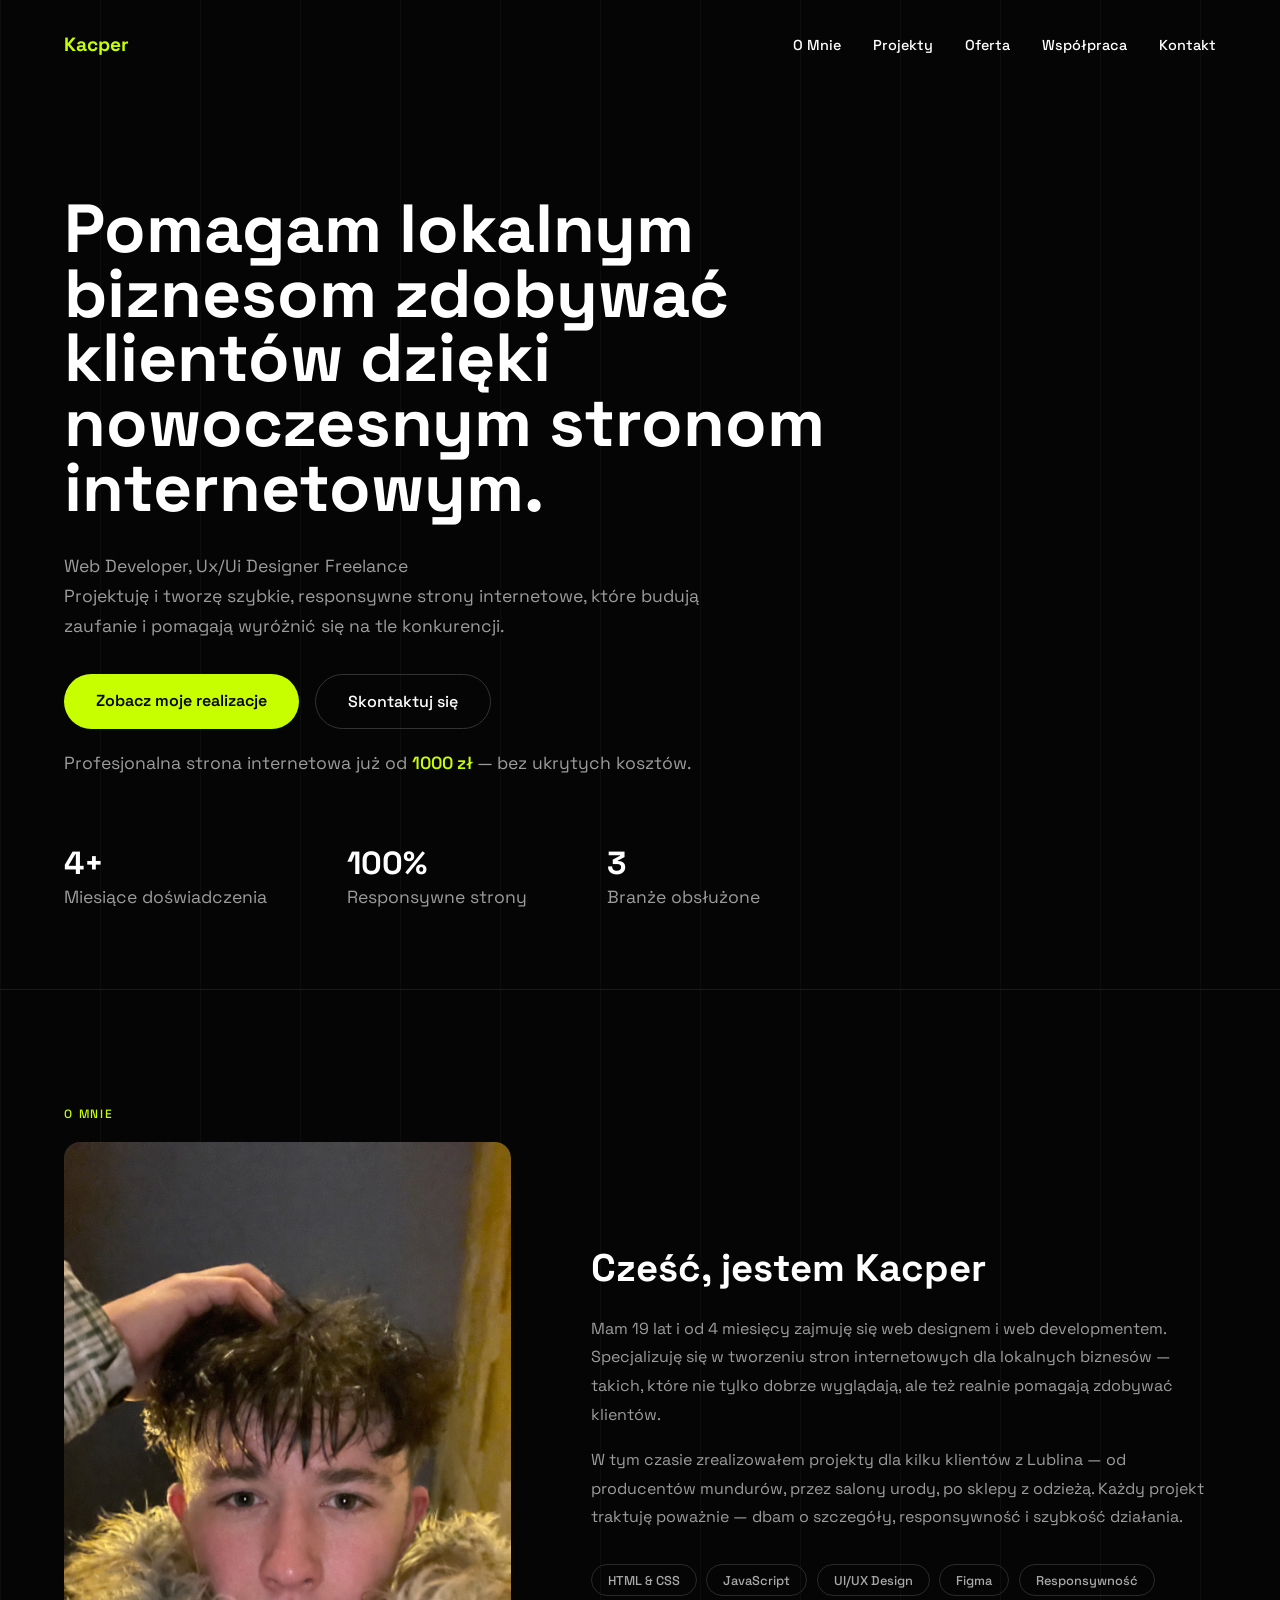
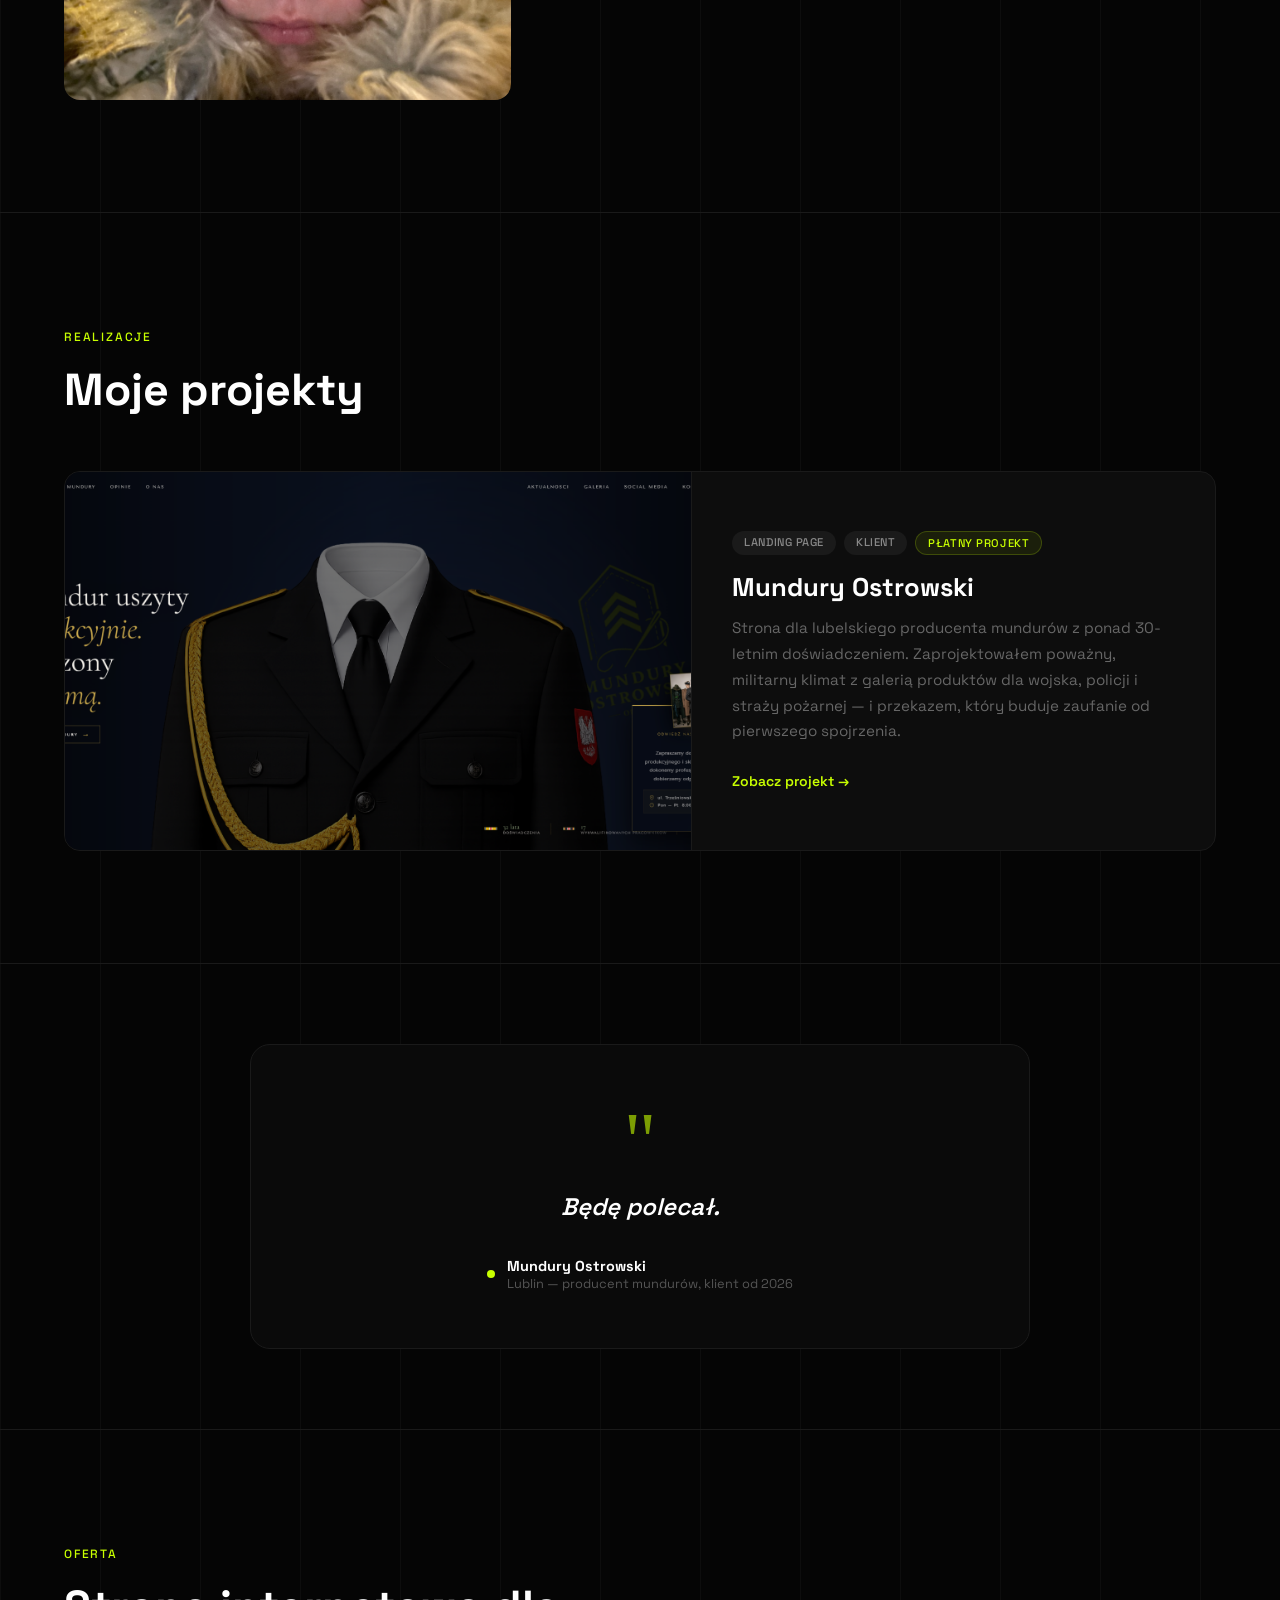
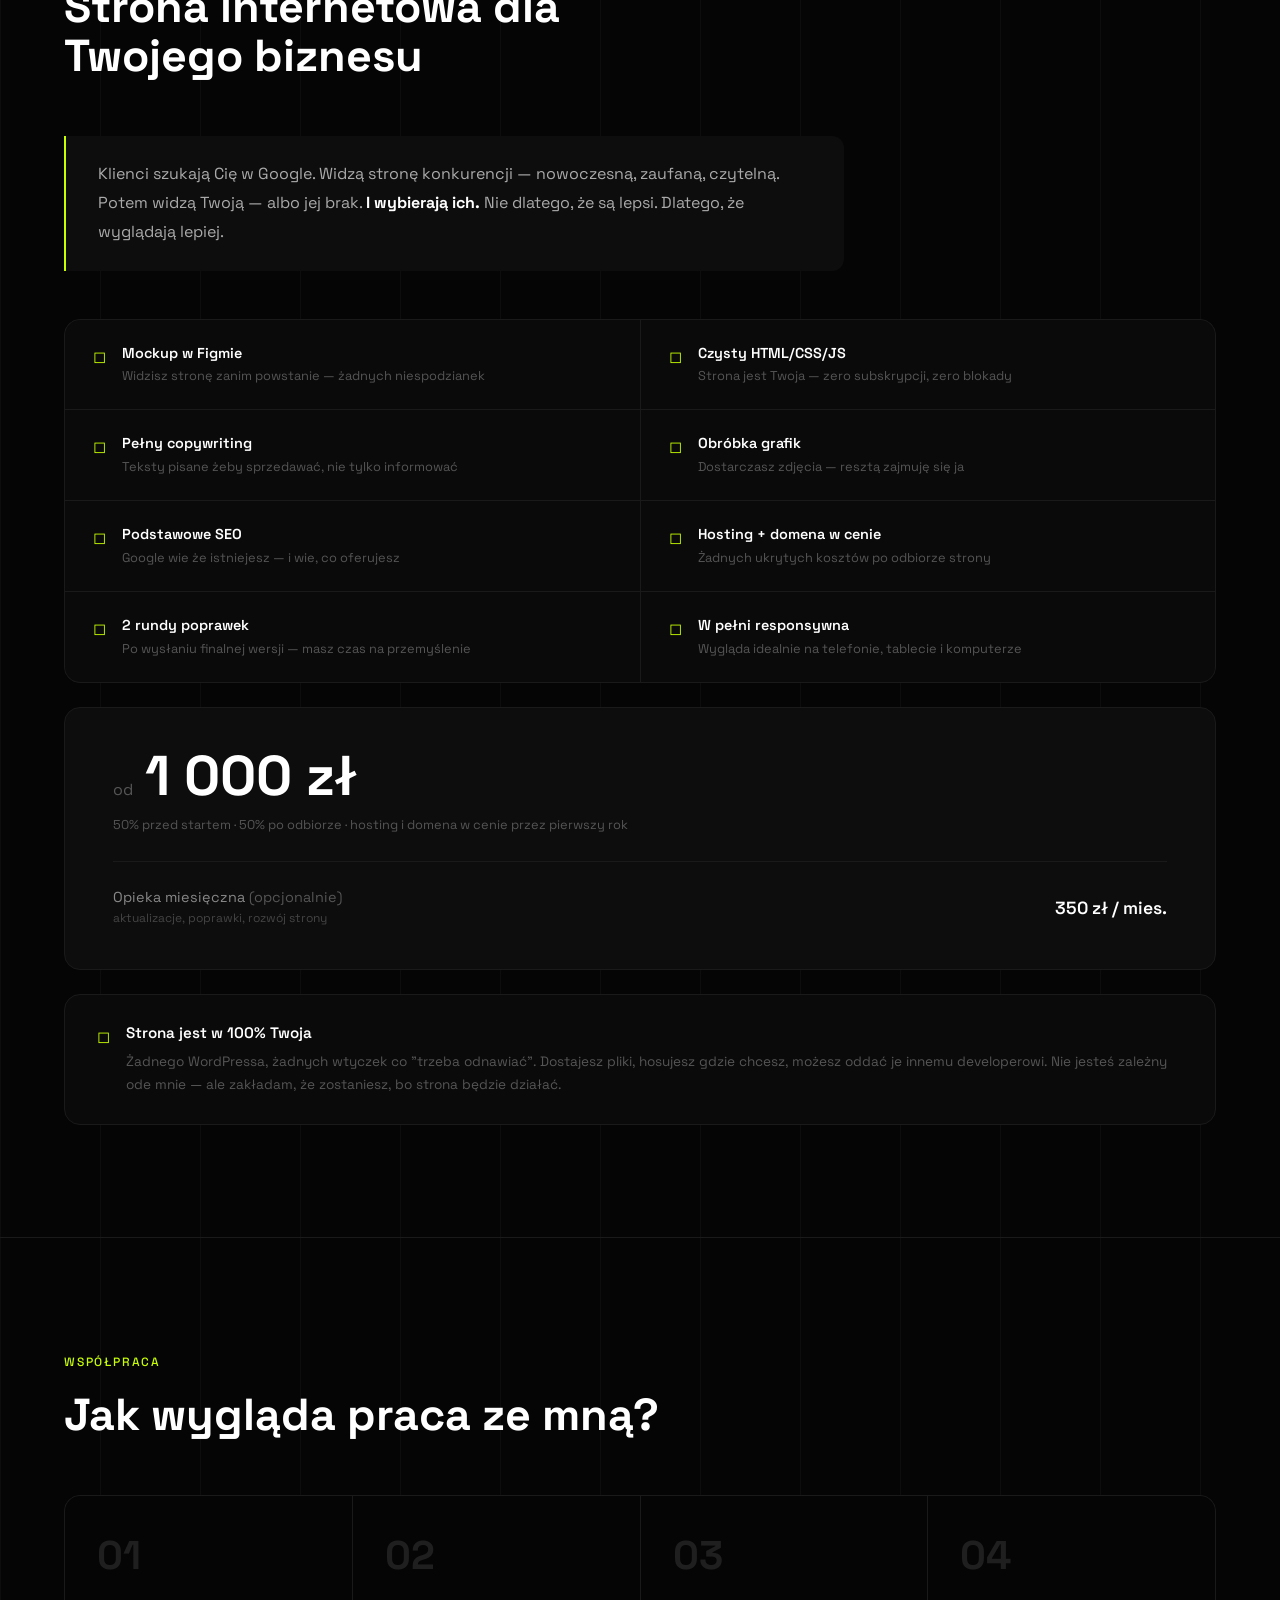
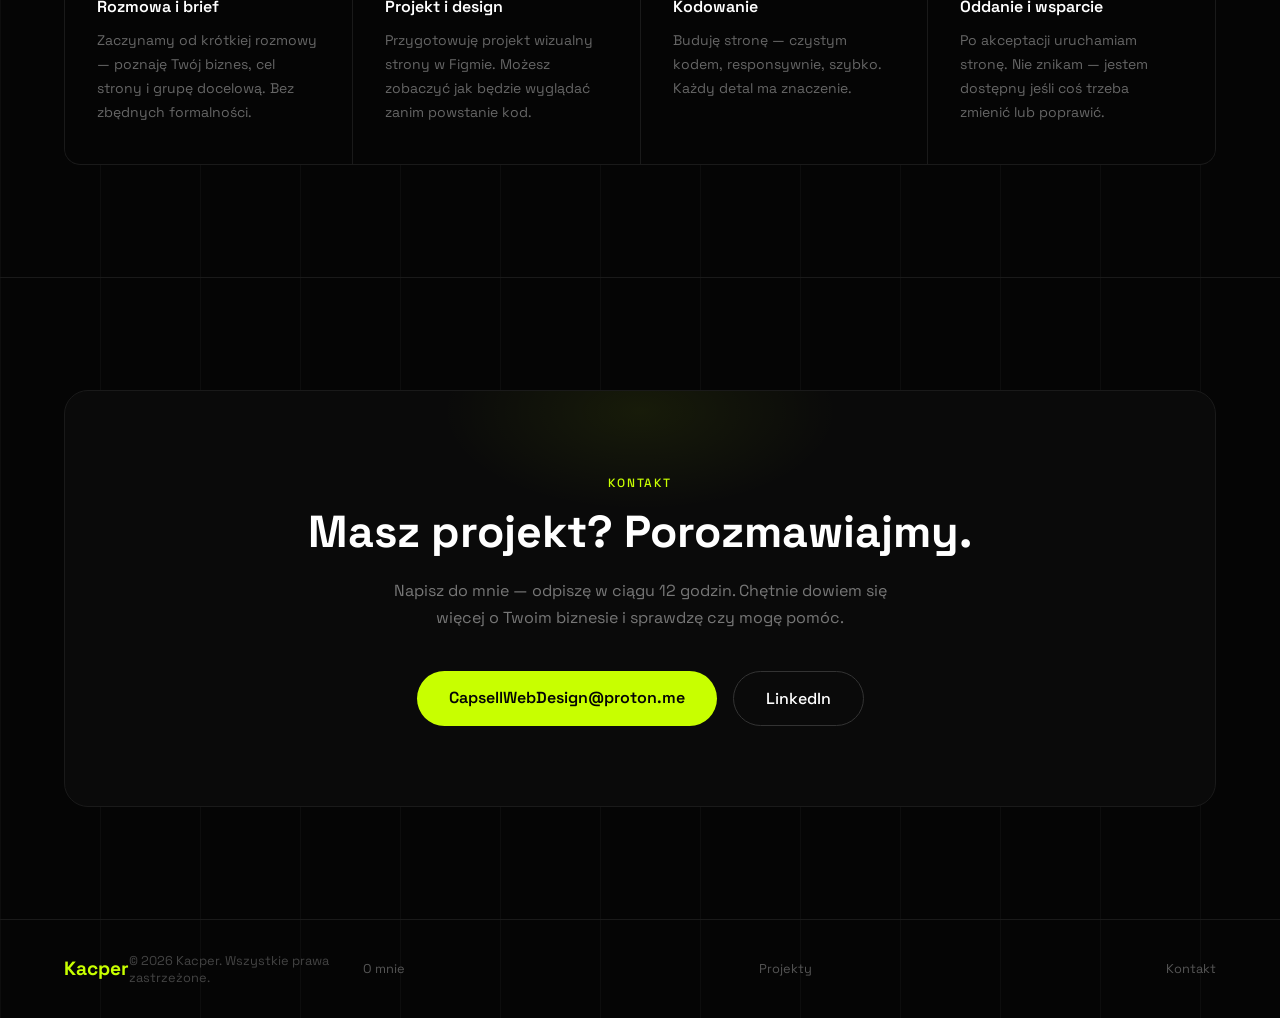
<file: index.html>
<!DOCTYPE html>
<html lang="pl">
<head>
    <meta charset="UTF-8">
    <meta name="viewport" content="width=device-width, initial-scale=1.0">

    <!-- ========== SEO — PODSTAWA ========== -->
    <title>Kacper Piskalski | Strony Internetowe dla Firm — Lublin</title>
    <meta name="description" content="Projektuję i tworzę nowoczesne, szybkie strony internetowe dla lokalnych firm w Lublinie. Czysty kod, pełny copywriting i SEO już od 1000 zł. Sprawdź moje realizacje.">
    <meta name="keywords" content="strony internetowe Lublin, web design Lublin, tworzenie stron www, projektowanie stron internetowych, web developer Lublin, strona dla firmy, freelancer web design">
    <meta name="author" content="Kacper Piskalski — Capsell">
    <meta name="robots" content="index, follow">
    <meta name="revisit-after" content="7 days">
    <link rel="canonical" href="https://capsellwebdesign.github.io/Portfolio/">

    <!-- ========== OPEN GRAPH (Facebook, LinkedIn) ========== -->
    <meta property="og:type" content="website">
    <meta property="og:title" content="Kacper Piskalski | Strony Internetowe dla Firm — Lublin">
    <meta property="og:description" content="Pomagam lokalnym biznesom zdobywać klientów dzięki nowoczesnym stronom internetowym. Zobacz moje realizacje i ofertę.">
    <meta property="og:image" content="https://capsellwebdesign.github.io/Portfolio/Images/Mundury-Ostrowski-Screenshot-mainpage.png">
    <meta property="og:url" content="https://capsellwebdesign.github.io/Portfolio/">
    <meta property="og:locale" content="pl_PL">
    <meta property="og:site_name" content="Capsell Web Design">

    <!-- ========== TWITTER / X CARD ========== -->
    <meta name="twitter:card" content="summary_large_image">
    <meta name="twitter:title" content="Kacper Piskalski | Strony Internetowe dla Firm — Lublin">
    <meta name="twitter:description" content="Nowoczesne, szybkie strony internetowe dla lokalnych firm. Zobacz realizacje i ofertę już od 1000 zł.">
    <meta name="twitter:image" content="https://capsellwebdesign.github.io/Portfolio/Images/Mundury-Ostrowski-Screenshot-mainpage.png">

    <link rel="icon" type="image/png" href="favicon.png">

    <link rel="stylesheet" href="style.css">
    <link rel="preconnect" href="https://fonts.googleapis.com">
    <link rel="preconnect" href="https://fonts.gstatic.com" crossorigin>
<link href="https://fonts.googleapis.com/css2?family=Space+Grotesk:wght@300;400;500;700&display=swap" rel="stylesheet">

    <!-- ========== DANE STRUKTURALNE (Schema.org) ========== -->
    <script type="application/ld+json">
    {
      "@context": "https://schema.org",
      "@type": "ProfessionalService",
      "name": "Capsell Web Design",
      "founder": {
        "@type": "Person",
        "name": "Kacper Piskalski"
      },
      "description": "Projektowanie i tworzenie nowoczesnych stron internetowych dla lokalnych firm w Lublinie i okolicach.",
      "areaServed": {
        "@type": "City",
        "name": "Lublin"
      },
      "url": "https://capsellwebdesign.github.io/Portfolio/",
      "image": "https://capsellwebdesign.github.io/Portfolio/Images/Mundury-Ostrowski-Screenshot-mainpage.png",
      "email": "CapsellWebDesign@proton.me",
      "sameAs": [
        "https://www.linkedin.com/in/kacper-piskalski-aa483941a/"
      ],
      "priceRange": "1000-3000 PLN",
      "makesOffer": {
        "@type": "Offer",
        "itemOffered": {
          "@type": "Service",
          "name": "Projektowanie stron internetowych"
        },
        "priceCurrency": "PLN",
        "price": "1000"
      }
    }
    </script>
</head>
<body>
<header>
<nav>
    <div class="logo">
        Kacper
    </div>
    <ul class="nav-links">
        <li><a href="#about">O Mnie</a></li>
        <li><a href="#projects">Projekty</a></li>
        <li><a href="#offer">Oferta</a></li>
        <li><a href="#process">Współpraca</a></li>
        <li><a href="#contact">Kontakt</a></li>
    </ul>
</nav>
</header>

<main>
<section id="hero">
    <div class="container">
<h1>
    Pomagam lokalnym biznesom
    zdobywać klientów dzięki
    nowoczesnym stronom internetowym.
</h1>
<p>
    Web Developer, Ux/Ui Designer
    Freelance
</p>
<p> Projektuję i tworzę szybkie,
    responsywne strony internetowe,
    które budują zaufanie i pomagają
    wyróżnić się na tle konkurencji.
</p>
<div class="hero-buttons">
    <a href="#projects" class="primary-btn">
        Zobacz moje realizacje
    </a>
    <a href="#contact" class="secondary-btn">
        Skontaktuj się
    </a>
</div>
<p class="hero-price">Profesjonalna strona internetowa już od <strong>1000 zł</strong> — bez ukrytych kosztów.</p>
<div class="hero-stats">
<div>
    <h3>4+</h3>
    <p>Miesiące doświadczenia</p>
</div>
<div>
    <h3>100%</h3>
    <p>Responsywne strony</p>
</div>
<div>
    <h3>3</h3>
    <p>Branże obsłużone</p>
</div>
</div>
</div>
</section>

<!-- ========== O MNIE ========== -->
<section id="about">
    <div class="container">
        <span class="section-label">O mnie</span>
        <div class="about-grid">
            <div class="about-image-wrapper">
                <img src="Images/fotka-kacperka.png" alt="Kacper Piskalski — web developer i projektant stron internetowych z Lublina" class="about-photo" loading="lazy">
            </div>
            <div class="about-content">
                <h2>Cześć, jestem Kacper</h2>
                <p>Mam 19 lat i od 4 miesięcy zajmuję się web designem i web developmentem. Specjalizuję się w tworzeniu stron internetowych dla lokalnych biznesów — takich, które nie tylko dobrze wyglądają, ale też realnie pomagają zdobywać klientów.</p>
                <p>W tym czasie zrealizowałem projekty dla kilku klientów z Lublina — od producentów mundurów, przez salony urody, po sklepy z odzieżą. Każdy projekt traktuję poważnie — dbam o szczegóły, responsywność i szybkość działania.</p>
                <div class="about-tags">
                    <span>HTML & CSS</span>
                    <span>JavaScript</span>
                    <span>UI/UX Design</span>
                    <span>Figma</span>
                    <span>Responsywność</span>
                </div>
            </div>
        </div>
    </div>
</section>

<!-- ========== PROJEKTY ========== -->
<section id="projects">
    <div class="container">
        <span class="section-label">Realizacje</span>
        <h2 class="section-title">Moje projekty</h2>
        <div class="projects-grid">

            <div class="project-card project-card--featured">
                <div class="project-img">
                    <img src="Images/Mundury-Ostrowski-Screenshot-mainpage.png" alt="Strona internetowa Mundury Ostrowski — realizacja Kacper Piskalski, projektowanie stron Lublin" loading="lazy">
                </div>
                <div class="project-info">
                    <div class="project-tags">
                        <span>Landing Page</span>
                        <span>Klient</span>
                        <span class="tag--paid">Płatny projekt</span>
                    </div>
                    <h3>Mundury Ostrowski</h3>
                    <p>Strona dla lubelskiego producenta mundurów z ponad 30-letnim doświadczeniem. Zaprojektowałem poważny, militarny klimat z galerią produktów dla wojska, policji i straży pożarnej — i przekazem, który buduje zaufanie od pierwszego spojrzenia.</p>
                    <a href="https://munduryostrowski.pl/" class="project-link" target="_blank" rel="noopener noreferrer">Zobacz projekt →</a>
                </div>
            </div>

        </div>
    </div>
</section>

<!-- ========== OPINIA ========== -->
<section id="testimonial">
    <div class="container">
        <div class="testimonial-box">
            <div class="testimonial-quote">"</div>
            <p class="testimonial-text">Będę polecał.</p>
            <div class="testimonial-author">
                <div class="testimonial-dot"></div>
                <div>
                    <strong>Mundury Ostrowski</strong>
                    <span>Lublin — producent mundurów, klient od 2026</span>
                </div>
            </div>
        </div>
    </div>
</section>

<!-- ========== OFERTA ========== -->
<section id="offer">
    <div class="container">
        <span class="section-label">Oferta</span>
        <h2 class="section-title">Strona internetowa dla Twojego biznesu</h2>

        <div class="offer-lead">
            <p>Klienci szukają Cię w Google. Widzą stronę konkurencji — nowoczesną, zaufaną, czytelną. Potem widzą Twoją — albo jej brak. <strong>I wybierają ich.</strong> Nie dlatego, że są lepsi. Dlatego, że wyglądają lepiej.</p>
        </div>

        <div class="offer-grid">
            <div class="offer-item">
                <div class="offer-icon">◻</div>
                <div>
                    <strong>Mockup w Figmie</strong>
                    <p>Widzisz stronę zanim powstanie — żadnych niespodzianek</p>
                </div>
            </div>
            <div class="offer-item">
                <div class="offer-icon">◻</div>
                <div>
                    <strong>Czysty HTML/CSS/JS</strong>
                    <p>Strona jest Twoja — zero subskrypcji, zero blokady</p>
                </div>
            </div>
            <div class="offer-item">
                <div class="offer-icon">◻</div>
                <div>
                    <strong>Pełny copywriting</strong>
                    <p>Teksty pisane żeby sprzedawać, nie tylko informować</p>
                </div>
            </div>
            <div class="offer-item">
                <div class="offer-icon">◻</div>
                <div>
                    <strong>Obróbka grafik</strong>
                    <p>Dostarczasz zdjęcia — resztą zajmuję się ja</p>
                </div>
            </div>
            <div class="offer-item">
                <div class="offer-icon">◻</div>
                <div>
                    <strong>Podstawowe SEO</strong>
                    <p>Google wie że istniejesz — i wie, co oferujesz</p>
                </div>
            </div>
            <div class="offer-item">
                <div class="offer-icon">◻</div>
                <div>
                    <strong>Hosting + domena w cenie</strong>
                    <p>Żadnych ukrytych kosztów po odbiorze strony</p>
                </div>
            </div>
            <div class="offer-item">
                <div class="offer-icon">◻</div>
                <div>
                    <strong>2 rundy poprawek</strong>
                    <p>Po wysłaniu finalnej wersji — masz czas na przemyślenie</p>
                </div>
            </div>
            <div class="offer-item">
                <div class="offer-icon">◻</div>
                <div>
                    <strong>W pełni responsywna</strong>
                    <p>Wygląda idealnie na telefonie, tablecie i komputerze</p>
                </div>
            </div>
        </div>

        <div class="offer-price-box">
            <div class="offer-price-main">
                <span class="offer-from">od</span>
                <span class="offer-amount">1 000 zł</span>
            </div>
            <p class="offer-price-note">50% przed startem · 50% po odbiorze · hosting i domena w cenie przez pierwszy rok</p>
            <div class="offer-retainer">
                <span>Opieka miesięczna <em>(opcjonalnie)</em><br><small>aktualizacje, poprawki, rozwój strony</small></span>
                <strong>350 zł / mies.</strong>
            </div>
        </div>

        <div class="offer-ownership">
            <div class="offer-icon">◻</div>
            <div>
                <strong>Strona jest w 100% Twoja</strong>
                <p>Żadnego WordPressa, żadnych wtyczek co "trzeba odnawiać". Dostajesz pliki, hosujesz gdzie chcesz, możesz oddać je innemu developerowi. Nie jesteś zależny ode mnie — ale zakładam, że zostaniesz, bo strona będzie działać.</p>
            </div>
        </div>

    </div>
</section>

<!-- ========== WSPÓŁPRACA ========== -->
<section id="process">
    <div class="container">
        <span class="section-label">Współpraca</span>
        <h2 class="section-title">Jak wygląda praca ze mną?</h2>
        <div class="process-grid">

            <div class="process-step">
                <div class="step-number">01</div>
                <h3>Rozmowa i brief</h3>
                <p>Zaczynamy od krótkiej rozmowy — poznaję Twój biznes, cel strony i grupę docelową. Bez zbędnych formalności.</p>
            </div>

            <div class="process-step">
                <div class="step-number">02</div>
                <h3>Projekt i design</h3>
                <p>Przygotowuję projekt wizualny strony w Figmie. Możesz zobaczyć jak będzie wyglądać zanim powstanie kod.</p>
            </div>

            <div class="process-step">
                <div class="step-number">03</div>
                <h3>Kodowanie</h3>
                <p>Buduję stronę — czystym kodem, responsywnie, szybko. Każdy detal ma znaczenie.</p>
            </div>

            <div class="process-step">
                <div class="step-number">04</div>
                <h3>Oddanie i wsparcie</h3>
                <p>Po akceptacji uruchamiam stronę. Nie znikam — jestem dostępny jeśli coś trzeba zmienić lub poprawić.</p>
            </div>

        </div>
    </div>
</section>

<!-- ========== KONTAKT ========== -->
<section id="contact">
    <div class="container">
        <div class="contact-box">
            <span class="section-label">Kontakt</span>
            <h2>Masz projekt? Porozmawiajmy.</h2>
            <p>Napisz do mnie — odpiszę w ciągu 12 godzin. Chętnie dowiem się więcej o Twoim biznesie i sprawdzę czy mogę pomóc.</p>
            <div class="contact-links">
                <a href="mailto:CapsellWebDesign@proton.me" class="primary-btn">CapsellWebDesign@proton.me</a>
                <a href="https://www.linkedin.com/in/kacper-piskalski-aa483941a/?skipRedirect=true" class="secondary-btn" target="_blank" rel="noopener noreferrer">LinkedIn</a>
            </div>
        </div>
    </div>
</section>

</main>

<!-- ========== FOOTER ========== -->
<footer>
    <div class="container footer-inner">
        <div class="logo">Kacper</div>
        <p>© 2026 Kacper. Wszystkie prawa zastrzeżone.</p>
        <nav class="footer-nav">
            <a href="#about">O mnie</a>
            <a href="#projects">Projekty</a>
            <a href="#contact">Kontakt</a>
        </nav>
    </div>
</footer>
</body>
</html>
</file>
<file: style.css>
* {
    margin: 0;
    padding: 0;
    box-sizing: border-box;
}
body {
    font-family: "Space Grotesk", sans-serif;
    background: #050505;
    color: white;
    background-image: linear-gradient(to right, rgba(255, 255, 255, 0.03) 1px, transparent 1px);
    background-size: 100px 100px;
}
header {
    padding: 2rem 0;
}
nav {
    width: min(1200px, 90%);
    margin: 0 auto;
    display: flex;
    justify-content: space-between;
    align-items: center;
}
.logo {
    font-size: 1.2rem;
    font-weight: 700;
    color: #c8ff00;
}
.nav-links {
    display: flex;
    gap: 2rem;
    list-style: none;
}
.nav-links a {
    text-decoration: none;
    color: white;
    font-size: 0.9rem;
    font-weight: 500;
    transition: opacity .3s ease;
}
.nav-links a:hover {
    opacity: .6;
}
.container {
    width: min(1200px, 90%);
    margin: 0 auto;
}
#hero {
    max-height: 100vh;
    display: flex;
    align-items: center;
}
#hero h1 {
    font-size: 68px;
    line-height: .95;
    font-weight: 700;
    max-width: 900px;
    margin-bottom: 2rem;
    margin-top: 2rem;
}
#hero p {
    color: #9c9c9c;
    font-size: 1.1rem;
    max-width: 650px;
    line-height: 1.7;
}
.hero-buttons {
    display: flex;
    gap: 1rem;
    margin-top: 2rem;
}
.primary-btn {
    background: #c8ff00;
    color: #050505;
    padding: 1rem 2rem;
    border-radius: 999px;
    text-decoration: none;
    font-weight: 600;
    transition: opacity 0.2s;
}
.primary-btn:hover {
    opacity: 0.85;
}
.secondary-btn {
    border: 1px solid #333;
    color: white;
    padding: 1rem 2rem;
    border-radius: 999px;
    text-decoration: none;
    font-weight: 500;
    transition: border-color 0.2s, color 0.2s;
}
.secondary-btn:hover {
    border-color: #c8ff00;
    color: #c8ff00;
}
.hero-stats {
    display: flex;
    gap: 5rem;
    margin-top: 4rem;
}
.hero-stats h3 {
    font-size: 2rem;
}
.hero-stats p {
    color: #888;
}
.hero-price {
    margin-top: 1.25rem;
    font-size: 0.875rem;
    color: #555;
    max-width: 650px;
}
.hero-price strong {
    color: #c8ff00;
    font-weight: 600;
}

/* ========== OPINIA ========== */
#testimonial {
    border-top: 1px solid #1a1a1a;
    padding: 5rem 0;
}
.testimonial-box {
    border: 1px solid #1a1a1a;
    border-radius: 20px;
    padding: 3.5rem 4rem;
    background: #0a0a0a;
    position: relative;
    max-width: 780px;
    margin: 0 auto;
    text-align: center;
}
.testimonial-quote {
    font-size: 5rem;
    line-height: 1;
    color: #c8ff00;
    font-family: Georgia, serif;
    margin-bottom: 0.5rem;
    opacity: 0.6;
}
.testimonial-text {
    font-size: 1.5rem;
    font-weight: 600;
    color: white;
    line-height: 1.5;
    margin-bottom: 2rem;
    font-style: italic;
}
.testimonial-author {
    display: flex;
    align-items: center;
    gap: 0.75rem;
    justify-content: center;
}
.testimonial-dot {
    width: 8px;
    height: 8px;
    border-radius: 50%;
    background: #c8ff00;
    flex-shrink: 0;
}
.testimonial-author strong {
    display: block;
    color: white;
    font-size: 0.9rem;
    text-align: left;
}
.testimonial-author span {
    display: block;
    color: #555;
    font-size: 0.8rem;
    text-align: left;
}
/* ========== SEKCJE - WSPÓLNE ========== */
section {
    padding: 7rem 0;
}
.section-label {
    display: inline-block;
    font-size: 0.75rem;
    font-weight: 500;
    letter-spacing: 0.15em;
    text-transform: uppercase;
    color: #c8ff00;
    margin-bottom: 1.25rem;
}
.section-title {
    font-size: 2.8rem;
    font-weight: 700;
    line-height: 1.1;
    margin-bottom: 3.5rem;
    max-width: 600px;
}

/* ========== O MNIE ========== */
#about {
    border-top: 1px solid #1a1a1a;
}
.about-grid {
    display: grid;
    grid-template-columns: 1fr 1.4fr;
    gap: 5rem;
    align-items: center;
}
.about-photo {
    width: 100%;
    aspect-ratio: 4/5;
    object-fit: cover;
    object-position: center top;
    border-radius: 16px;
    display: block;
}
.about-image-placeholder:hover {
    border-color: #c8ff00;
    color: #c8ff00;
}
.about-content h2 {
    font-size: 2.4rem;
    font-weight: 700;
    margin-bottom: 1.5rem;
    line-height: 1.15;
}
.about-content p {
    color: #9c9c9c;
    font-size: 1rem;
    line-height: 1.8;
    margin-bottom: 1rem;
}
.about-tags {
    display: flex;
    flex-wrap: wrap;
    gap: 0.6rem;
    margin-top: 2rem;
}
.about-tags span {
    font-size: 0.8rem;
    font-weight: 500;
    padding: 0.4rem 1rem;
    border-radius: 999px;
    border: 1px solid #2a2a2a;
    color: #aaa;
    transition: border-color 0.3s, color 0.3s;
}
.about-tags span:hover {
    border-color: #c8ff00;
    color: #c8ff00;
}

/* ========== PROJEKTY ========== */
#projects {
    border-top: 1px solid #1a1a1a;
}
.projects-grid {
    display: grid;
    grid-template-columns: 1fr;
    gap: 1.5rem;
}
.project-card {
    background: #0d0d0d;
    border: 1px solid #1a1a1a;
    border-radius: 16px;
    overflow: hidden;
    transition: border-color 0.3s, transform 0.3s;
}
.project-card:hover {
    border-color: #c8ff00;
    transform: translateY(-4px);
}
.project-card--featured {
    display: grid;
    grid-template-columns: 1.2fr 1fr;
    min-height: 380px;
}
.project-img {
    overflow: hidden;
    border-right: 1px solid #1a1a1a;
}
.project-img img {
    width: 100%;
    height: 100%;
    object-fit: cover;
    object-position: top;
    display: block;
    transition: transform 0.4s ease;
}
.project-card:hover .project-img img {
    transform: scale(1.03);
}
.project-img-placeholder {
    width: 100%;
    aspect-ratio: 16/9;
    background: #111;
    border-bottom: 1px solid #1a1a1a;
    display: flex;
    align-items: center;
    justify-content: center;
    color: #333;
    font-size: 0.8rem;
}
.project-info {
    padding: 2.5rem;
    display: flex;
    flex-direction: column;
    justify-content: center;
}
.project-tags {
    display: flex;
    gap: 0.5rem;
    margin-bottom: 1rem;
    flex-wrap: wrap;
}
.project-tags span {
    font-size: 0.7rem;
    font-weight: 500;
    padding: 0.25rem 0.75rem;
    border-radius: 999px;
    background: #1a1a1a;
    color: #888;
    letter-spacing: 0.05em;
    text-transform: uppercase;
}
.project-tags .tag--paid {
    background: rgba(200, 255, 0, 0.08);
    color: #c8ff00;
    border: 1px solid rgba(200, 255, 0, 0.2);
}
.project-info h3 {
    font-size: 1.6rem;
    font-weight: 700;
    margin-bottom: 0.75rem;
    color: white;
}
.project-info p {
    color: #666;
    font-size: 0.95rem;
    line-height: 1.7;
    margin-bottom: 1.75rem;
}
.project-link {
    color: #c8ff00;
    text-decoration: none;
    font-size: 0.875rem;
    font-weight: 600;
    transition: opacity 0.2s;
    align-self: flex-start;
}
.project-link:hover {
    opacity: 0.7;
}

/* ========== OFERTA ========== */
#offer {
    border-top: 1px solid #1a1a1a;
}
.offer-lead {
    border-left: 2px solid #c8ff00;
    padding: 1.5rem 2rem;
    background: #0d0d0d;
    border-radius: 0 12px 12px 0;
    margin-bottom: 3rem;
    max-width: 780px;
}
.offer-lead p {
    color: #aaa;
    font-size: 1rem;
    line-height: 1.8;
}
.offer-lead strong {
    color: white;
}
.offer-grid {
    display: grid;
    grid-template-columns: repeat(2, 1fr);
    gap: 1px;
    background: #1a1a1a;
    border: 1px solid #1a1a1a;
    border-radius: 16px;
    overflow: hidden;
    margin-bottom: 1.5rem;
}
.offer-item {
    background: #0a0a0a;
    padding: 1.5rem 1.75rem;
    display: flex;
    gap: 1rem;
    align-items: flex-start;
    transition: background 0.2s;
}
.offer-item:hover {
    background: #111;
}
.offer-icon {
    color: #c8ff00;
    font-size: 1rem;
    flex-shrink: 0;
    margin-top: 2px;
}
.offer-item strong {
    display: block;
    color: white;
    font-size: 0.9rem;
    font-weight: 600;
    margin-bottom: 0.3rem;
}
.offer-item p {
    color: #555;
    font-size: 0.8rem;
    line-height: 1.5;
}
.offer-price-box {
    background: #0d0d0d;
    border: 1px solid #1a1a1a;
    border-radius: 16px;
    padding: 2.5rem 3rem;
    margin-bottom: 1.5rem;
}
.offer-price-main {
    display: flex;
    align-items: baseline;
    gap: 0.75rem;
    margin-bottom: 0.75rem;
}
.offer-from {
    color: #555;
    font-size: 1rem;
}
.offer-amount {
    font-size: 3.5rem;
    font-weight: 700;
    color: white;
    line-height: 1;
}
.offer-price-note {
    color: #555;
    font-size: 0.8rem;
    margin-bottom: 1.75rem;
}
.offer-retainer {
    display: flex;
    justify-content: space-between;
    align-items: center;
    border-top: 1px solid #1a1a1a;
    padding-top: 1.5rem;
}
.offer-retainer span {
    color: #888;
    font-size: 0.9rem;
    line-height: 1.6;
}
.offer-retainer em {
    font-style: normal;
    color: #555;
}
.offer-retainer small {
    display: block;
    color: #444;
    font-size: 0.75rem;
}
.offer-retainer strong {
    color: white;
    font-size: 1.1rem;
    font-weight: 600;
    white-space: nowrap;
    margin-left: 2rem;
}
.offer-ownership {
    background: #0a0a0a;
    border: 1px solid #1a1a1a;
    border-radius: 16px;
    padding: 1.75rem 2rem;
    display: flex;
    gap: 1rem;
    align-items: flex-start;
}
.offer-ownership .offer-icon {
    margin-top: 3px;
}
.offer-ownership strong {
    display: block;
    color: white;
    font-size: 0.95rem;
    font-weight: 600;
    margin-bottom: 0.5rem;
}
.offer-ownership p {
    color: #555;
    font-size: 0.85rem;
    line-height: 1.7;
}

/* ========== PROCES / WSPÓŁPRACA ========== */
#process {
    border-top: 1px solid #1a1a1a;
}
.process-grid {
    display: grid;
    grid-template-columns: repeat(4, 1fr);
    gap: 1px;
    background: #1a1a1a;
    border: 1px solid #1a1a1a;
    border-radius: 16px;
    overflow: hidden;
}
.process-step {
    background: #050505;
    padding: 2.5rem 2rem;
    transition: background 0.3s;
}
.process-step:hover {
    background: #0d0d0d;
}
.step-number {
    font-size: 2.5rem;
    font-weight: 700;
    color: #1f1f1f;
    margin-bottom: 1.25rem;
    line-height: 1;
}
.process-step h3 {
    font-size: 1rem;
    font-weight: 600;
    margin-bottom: 0.75rem;
    color: white;
}
.process-step p {
    color: #666;
    font-size: 0.875rem;
    line-height: 1.7;
}

/* ========== KONTAKT ========== */
#contact {
    border-top: 1px solid #1a1a1a;
}
.contact-box {
    border: 1px solid #1a1a1a;
    border-radius: 24px;
    padding: 5rem 4rem;
    text-align: center;
    background: #0a0a0a;
    position: relative;
    overflow: hidden;
}
.contact-box::before {
    content: '';
    position: absolute;
    top: -80px;
    left: 50%;
    transform: translateX(-50%);
    width: 400px;
    height: 200px;
    background: radial-gradient(ellipse, rgba(200,255,0,0.07) 0%, transparent 70%);
    pointer-events: none;
}
.contact-box .section-label {
    margin-bottom: 1rem;
}
.contact-box h2 {
    font-size: 2.8rem;
    font-weight: 700;
    margin-bottom: 1.25rem;
    line-height: 1.1;
}
.contact-box > p {
    color: #777;
    font-size: 1rem;
    line-height: 1.7;
    max-width: 500px;
    margin: 0 auto 2.5rem;
}
.contact-links {
    display: flex;
    gap: 1rem;
    justify-content: center;
}

/* ========== FOOTER ========== */
footer {
    border-top: 1px solid #1a1a1a;
    padding: 2rem 0;
}
.footer-inner {
    display: flex;
    align-items: center;
    justify-content: space-between;
}
footer p {
    color: #444;
    font-size: 0.8rem;
}
.footer-nav {
    display: flex;
    gap: 1.5rem;
}
.footer-nav a {
    text-decoration: none;
    color: #555;
    font-size: 0.8rem;
    transition: color 0.2s;
}
.footer-nav a:hover {
    color: white;
}

/* ========== RESPONSYWNOŚĆ ========== */
@media (max-width: 900px) {
    #hero h1 { font-size: 40px; }
    .section-title { font-size: 2rem; }
    .about-grid { grid-template-columns: 1fr; gap: 2.5rem; }
    .about-image-placeholder { aspect-ratio: 3/2; max-width: 400px; }
    .projects-grid { grid-template-columns: 1fr; }
    .project-card--featured { grid-template-columns: 1fr; }
    .project-img { border-right: none; border-bottom: 1px solid #1a1a1a; min-height: 220px; }
    .project-info { padding: 1.75rem; }
    .offer-grid { grid-template-columns: 1fr; }
    .offer-price-box { padding: 1.75rem; }
    .offer-amount { font-size: 2.5rem; }
    .offer-retainer { flex-direction: column; align-items: flex-start; gap: 0.75rem; }
    .offer-retainer strong { margin-left: 0; }
    .process-grid { grid-template-columns: repeat(2, 1fr); }
    .contact-box { padding: 3rem 2rem; }
    .contact-box h2 { font-size: 2rem; }
    .footer-inner { flex-direction: column; gap: 1rem; text-align: center; }
}
@media (max-width: 550px) {
    #hero h1 { font-size: 30px; }
    .hero-stats { gap: 2rem; }
    .process-grid { grid-template-columns: 1fr; }
    .contact-links { flex-direction: column; align-items: center; }
}
</file>
